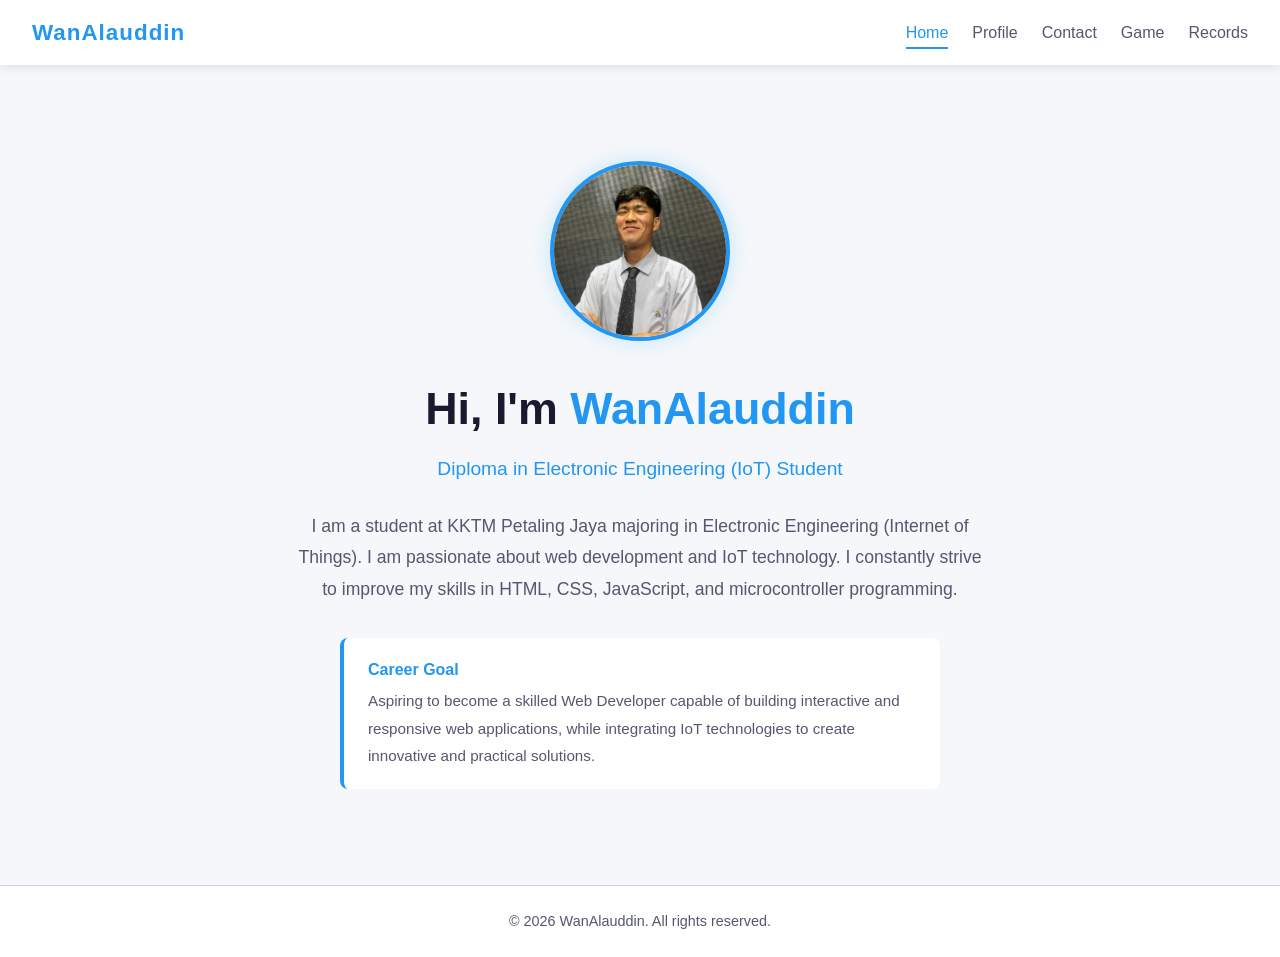
<file: index.html>
<!DOCTYPE html>
<html lang="en">
<head>
  <meta charset="UTF-8">
  <meta name="viewport" content="width=device-width, initial-scale=1.0">
  <title>WanAlauddin | Home</title>
  <link rel="stylesheet" href="css/style.css">
</head>
<body>
  <nav class="navbar">
    <div class="nav-logo">
      <a href="index.html">WanAlauddin</a>
    </div>
    <button class="hamburger" aria-label="Toggle navigation">
      <span></span>
      <span></span>
      <span></span>
    </button>
    <ul class="nav-links">
      <li><a href="index.html">Home</a></li>
      <li><a href="profile.html">Profile</a></li>
      <li><a href="contact.html">Contact</a></li>
      <li><a href="game.html">Game</a></li>
      <li><a href="records.html">Records</a></li>
    </ul>
  </nav>

  <main class="container">
    <section class="hero">
      <div class="profile-img-wrapper">
        <img src="images/profile.jpg" alt="WanAlauddin" class="profile-img">
      </div>
      <h1>Hi, I'm <span>WanAlauddin</span></h1>
      <p class="subtitle">Diploma in Electronic Engineering (IoT) Student</p>
      <p>
        I am a student at KKTM Petaling Jaya majoring in Electronic Engineering (Internet of Things).
        I am passionate about web development and IoT technology. I constantly strive to improve
        my skills in HTML, CSS, JavaScript, and microcontroller programming.
      </p>
      <div class="career-goal">
        <h3>Career Goal</h3>
        <p>
          Aspiring to become a skilled Web Developer capable of building interactive and
          responsive web applications, while integrating IoT technologies to create innovative
          and practical solutions.
        </p>
      </div>
    </section>
  </main>

  <footer>
    <p>&copy; 2026 WanAlauddin. All rights reserved.</p>
  </footer>

  <script src="js/main.js"></script>
</body>
</html>
</file>
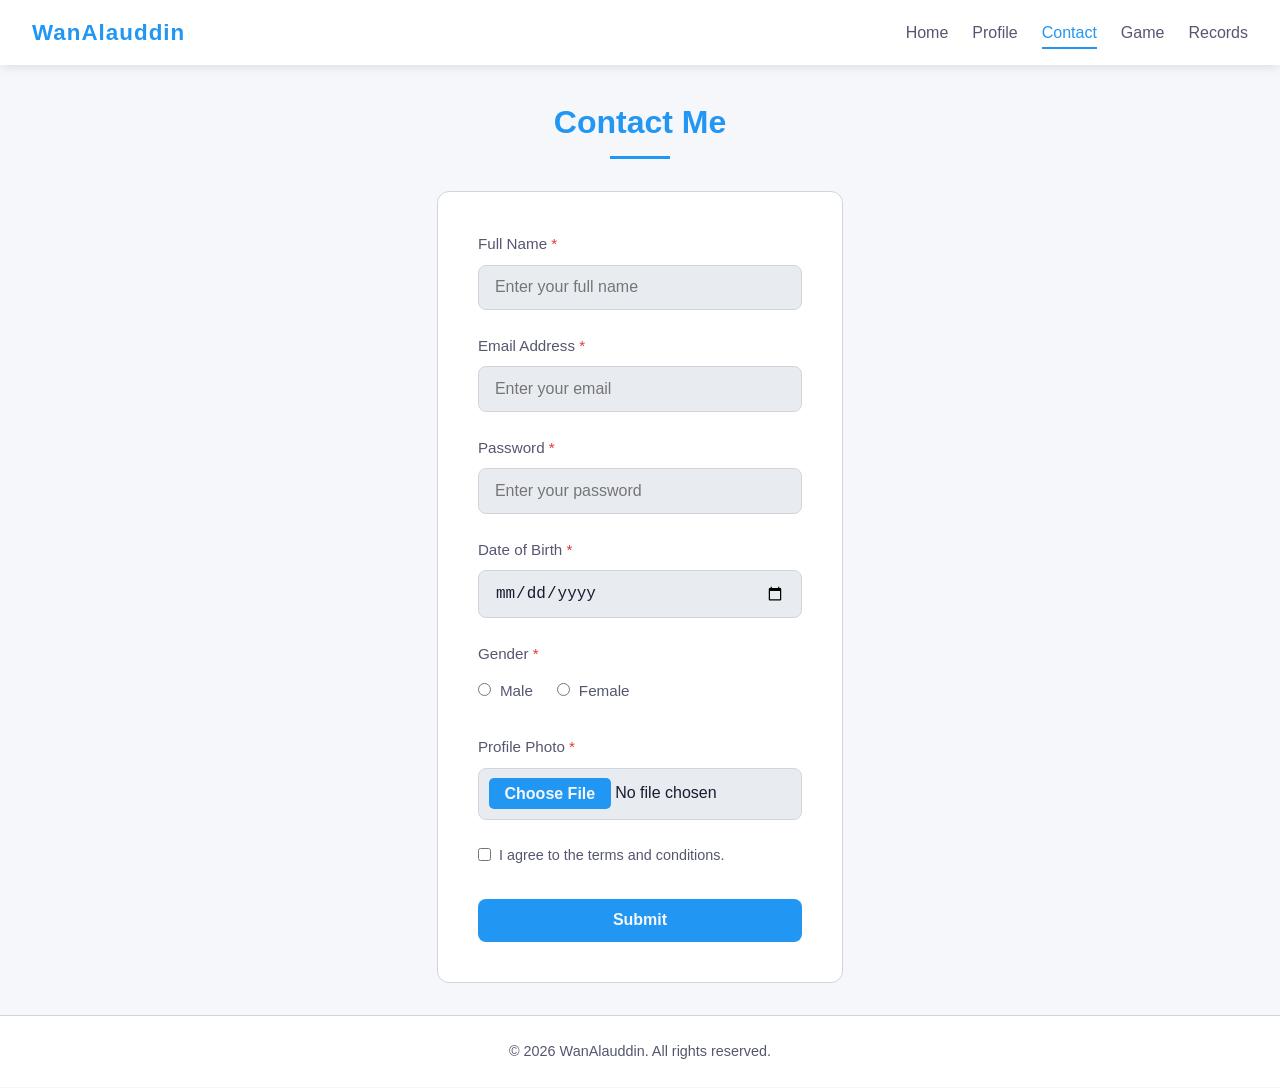
<file: contact.html>
<!DOCTYPE html>
<html lang="en">
<head>
  <meta charset="UTF-8">
  <meta name="viewport" content="width=device-width, initial-scale=1.0">
  <title>WanAlauddin | Contact</title>
  <link rel="stylesheet" href="css/style.css">
</head>
<body>
  <nav class="navbar">
    <div class="nav-logo">
      <a href="index.html">WanAlauddin</a>
    </div>
    <button class="hamburger" aria-label="Toggle navigation">
      <span></span>
      <span></span>
      <span></span>
    </button>
    <ul class="nav-links">
      <li><a href="index.html">Home</a></li>
      <li><a href="profile.html">Profile</a></li>
      <li><a href="contact.html">Contact</a></li>
      <li><a href="game.html">Game</a></li>
      <li><a href="records.html">Records</a></li>
    </ul>
  </nav>

  <main class="container">
    <h1 class="section-title">Contact Me</h1>

    <form class="contact-form" id="contactForm" novalidate>
      <div class="form-group">
        <label for="fullName" class="required">Full Name</label>
        <input type="text" id="fullName" placeholder="Enter your full name">
        <div class="error-message" id="fullNameError"></div>
      </div>

      <div class="form-group">
        <label for="email" class="required">Email Address</label>
        <input type="email" id="email" placeholder="Enter your email">
        <div class="error-message" id="emailError"></div>
      </div>

      <div class="form-group">
        <label for="password" class="required">Password</label>
        <input type="password" id="password" placeholder="Enter your password">
        <div class="error-message" id="passwordError"></div>
      </div>

      <div class="form-group">
        <label for="dob" class="required">Date of Birth</label>
        <input type="date" id="dob">
        <div class="error-message" id="dobError"></div>
      </div>

      <div class="form-group">
        <label class="required">Gender</label>
        <div class="radio-group">
          <label><input type="radio" name="gender" value="male"> Male</label>
          <label><input type="radio" name="gender" value="female"> Female</label>
        </div>
        <div class="error-message" id="genderError"></div>
      </div>

      <div class="form-group">
        <label for="photo" class="required">Profile Photo</label>
        <input type="file" id="photo" accept="image/jpeg,image/png,image/gif,image/webp">
        <div class="error-message" id="photoError"></div>
      </div>

      <div class="form-group">
        <div class="checkbox-group">
          <input type="checkbox" id="terms">
          <label for="terms">I agree to the terms and conditions.</label>
        </div>
        <div class="error-message" id="termsError"></div>
      </div>

      <button type="submit" class="btn">Submit</button>

      <div class="success-message" id="successMessage">
        <h3>Success!</h3>
        <p>Your information has been submitted. Thank you!</p>
      </div>
    </form>
  </main>

  <footer>
    <p>&copy; 2026 WanAlauddin. All rights reserved.</p>
  </footer>

  <script src="js/main.js"></script>
  <script src="js/validation.js"></script>
</body>
</html>
</file>
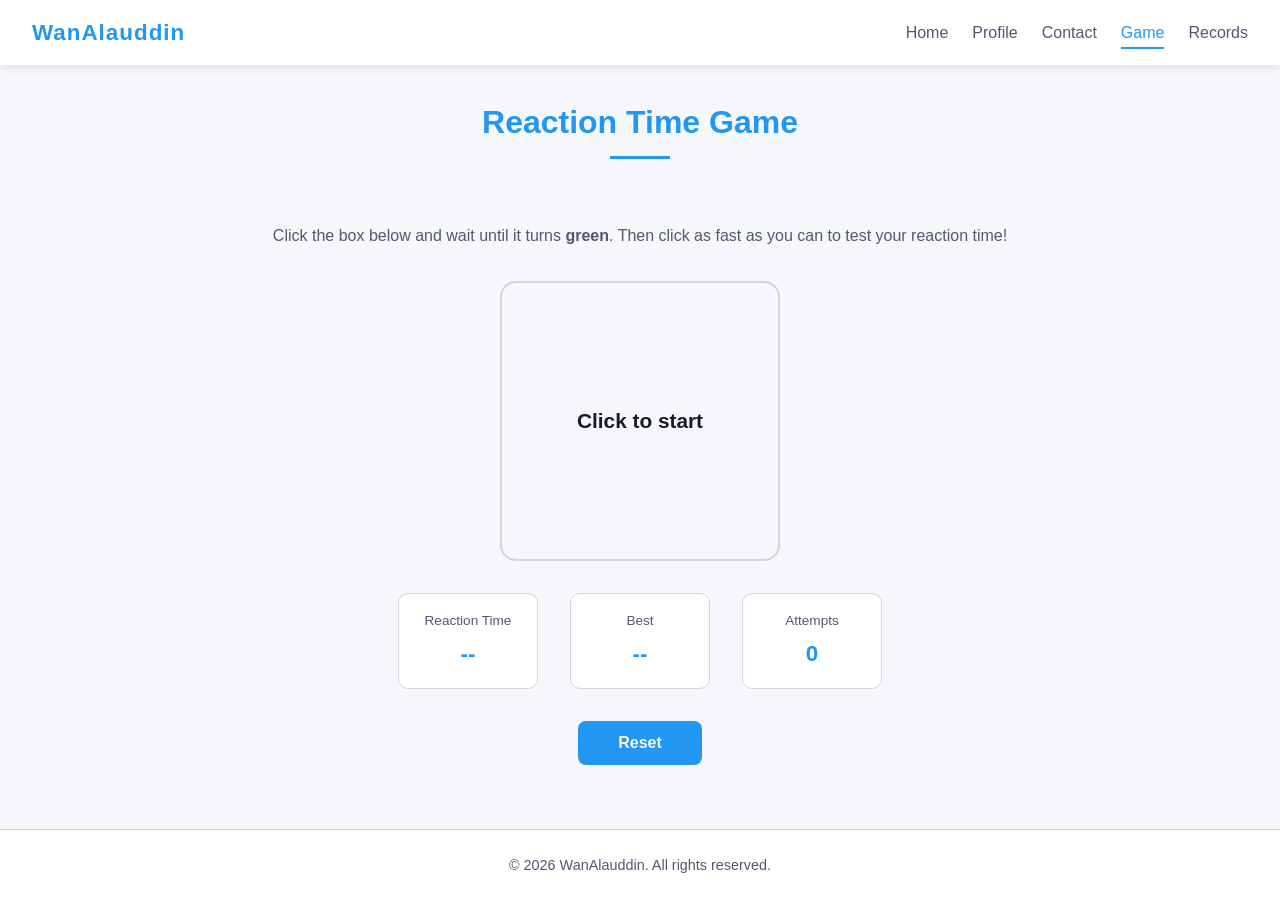
<file: game.html>
<!DOCTYPE html>
<html lang="en">
<head>
  <meta charset="UTF-8">
  <meta name="viewport" content="width=device-width, initial-scale=1.0">
  <title>WanAlauddin | Reaction Game</title>
  <link rel="stylesheet" href="css/style.css">
</head>
<body>
  <nav class="navbar">
    <div class="nav-logo">
      <a href="index.html">WanAlauddin</a>
    </div>
    <button class="hamburger" aria-label="Toggle navigation">
      <span></span>
      <span></span>
      <span></span>
    </button>
    <ul class="nav-links">
      <li><a href="index.html">Home</a></li>
      <li><a href="profile.html">Profile</a></li>
      <li><a href="contact.html">Contact</a></li>
      <li><a href="game.html">Game</a></li>
      <li><a href="records.html">Records</a></li>
    </ul>
  </nav>

  <main class="container">
    <h1 class="section-title">Reaction Time Game</h1>

    <div class="game-area">
      <p class="instructions">
        Click the box below and wait until it turns <strong>green</strong>.
        Then click as fast as you can to test your reaction time!
      </p>

      <div class="reaction-box" id="reactionBox">Click to start</div>

      <div class="game-stats">
        <div class="stat-card">
          <div class="label">Reaction Time</div>
          <div class="value" id="result">--</div>
        </div>
        <div class="stat-card">
          <div class="label">Best</div>
          <div class="value" id="best">--</div>
        </div>
        <div class="stat-card">
          <div class="label">Attempts</div>
          <div class="value" id="attempts">0</div>
        </div>
      </div>

      <button class="game-btn" id="resetBtn">Reset</button>
    </div>
  </main>

  <footer>
    <p>&copy; 2026 WanAlauddin. All rights reserved.</p>
  </footer>

  <script src="js/main.js"></script>
  <script src="js/game.js"></script>
</body>
</html>
</file>
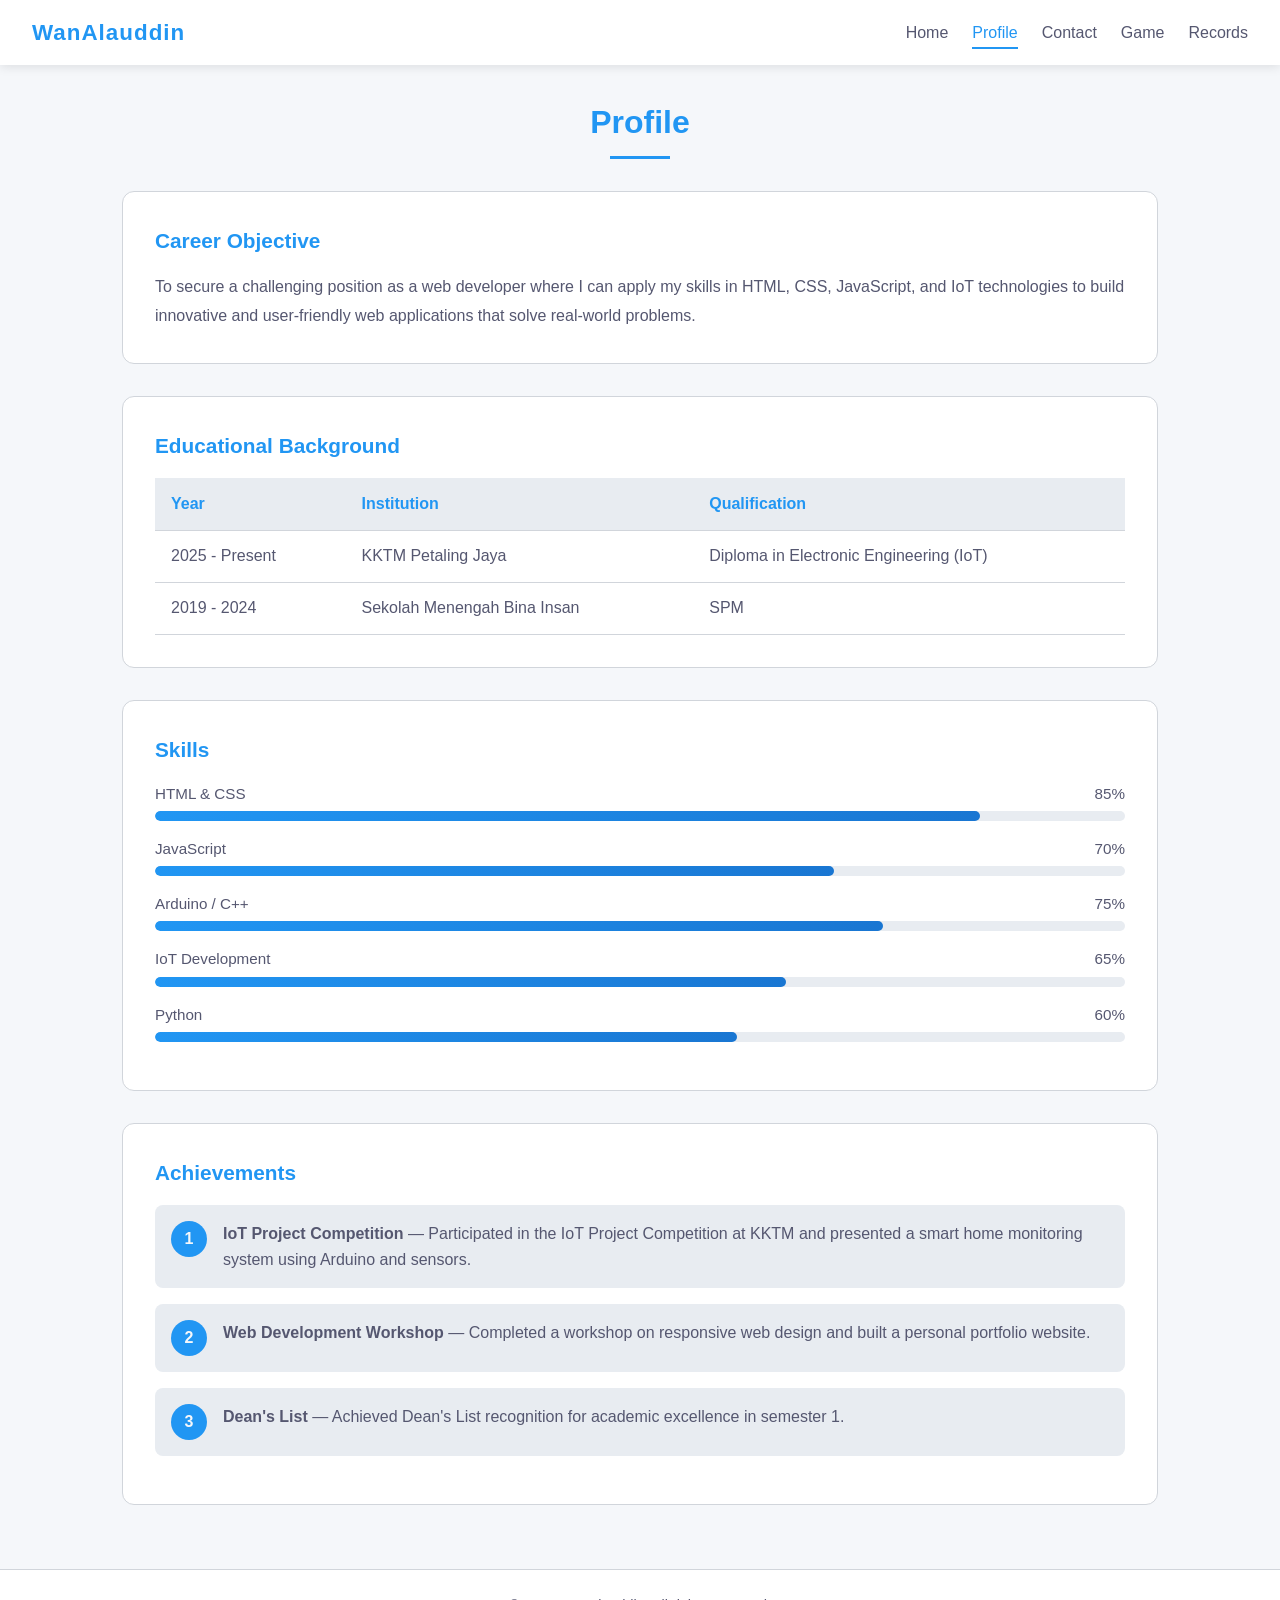
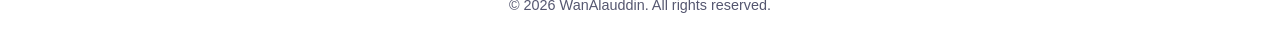
<file: profile.html>
<!DOCTYPE html>
<html lang="en">
<head>
  <meta charset="UTF-8">
  <meta name="viewport" content="width=device-width, initial-scale=1.0">
  <title>WanAlauddin | Profile</title>
  <link rel="stylesheet" href="css/style.css">
</head>
<body>
  <nav class="navbar">
    <div class="nav-logo">
      <a href="index.html">WanAlauddin</a>
    </div>
    <button class="hamburger" aria-label="Toggle navigation">
      <span></span>
      <span></span>
      <span></span>
    </button>
    <ul class="nav-links">
      <li><a href="index.html">Home</a></li>
      <li><a href="profile.html">Profile</a></li>
      <li><a href="contact.html">Contact</a></li>
      <li><a href="game.html">Game</a></li>
      <li><a href="records.html">Records</a></li>
    </ul>
  </nav>

  <main class="container">
    <h1 class="section-title">Profile</h1>

    <div class="card">
      <h2>Career Objective</h2>
      <p>
        To secure a challenging position as a web developer where I can apply
        my skills in HTML, CSS, JavaScript, and IoT technologies to build
        innovative and user-friendly web applications that solve real-world problems.
      </p>
    </div>

    <div class="card">
      <h2>Educational Background</h2>
      <table class="profile-table">
        <thead>
          <tr>
            <th>Year</th>
            <th>Institution</th>
            <th>Qualification</th>
          </tr>
        </thead>
        <tbody>
          <tr>
            <td>2025 - Present</td>
            <td>KKTM Petaling Jaya</td>
            <td>Diploma in Electronic Engineering (IoT)</td>
          </tr>
          <tr>
            <td>2019 - 2024</td>
            <td>Sekolah Menengah Bina Insan</td>
            <td>SPM</td>
          </tr>
        </tbody>
      </table>
    </div>

    <div class="card">
      <h2>Skills</h2>
      <div class="skill-item">
        <div class="skill-name">
          <span>HTML &amp; CSS</span>
          <span>85%</span>
        </div>
        <div class="skill-bar">
          <div class="fill" style="width: 85%;"></div>
        </div>
      </div>
      <div class="skill-item">
        <div class="skill-name">
          <span>JavaScript</span>
          <span>70%</span>
        </div>
        <div class="skill-bar">
          <div class="fill" style="width: 70%;"></div>
        </div>
      </div>
      <div class="skill-item">
        <div class="skill-name">
          <span>Arduino / C++</span>
          <span>75%</span>
        </div>
        <div class="skill-bar">
          <div class="fill" style="width: 75%;"></div>
        </div>
      </div>
      <div class="skill-item">
        <div class="skill-name">
          <span>IoT Development</span>
          <span>65%</span>
        </div>
        <div class="skill-bar">
          <div class="fill" style="width: 65%;"></div>
        </div>
      </div>
      <div class="skill-item">
        <div class="skill-name">
          <span>Python</span>
          <span>60%</span>
        </div>
        <div class="skill-bar">
          <div class="fill" style="width: 60%;"></div>
        </div>
      </div>
    </div>

    <div class="card">
      <h2>Achievements</h2>
      <div class="achievement-item">
        <div class="icon">1</div>
        <p><strong>IoT Project Competition</strong> — Participated in the IoT Project Competition at KKTM and presented a smart home monitoring system using Arduino and sensors.</p>
      </div>
      <div class="achievement-item">
        <div class="icon">2</div>
        <p><strong>Web Development Workshop</strong> — Completed a workshop on responsive web design and built a personal portfolio website.</p>
      </div>
      <div class="achievement-item">
        <div class="icon">3</div>
        <p><strong>Dean's List</strong> — Achieved Dean's List recognition for academic excellence in semester 1.</p>
      </div>
    </div>
  </main>

  <footer>
    <p>&copy; 2026 WanAlauddin. All rights reserved.</p>
  </footer>

  <script src="js/main.js"></script>
</body>
</html>
</file>
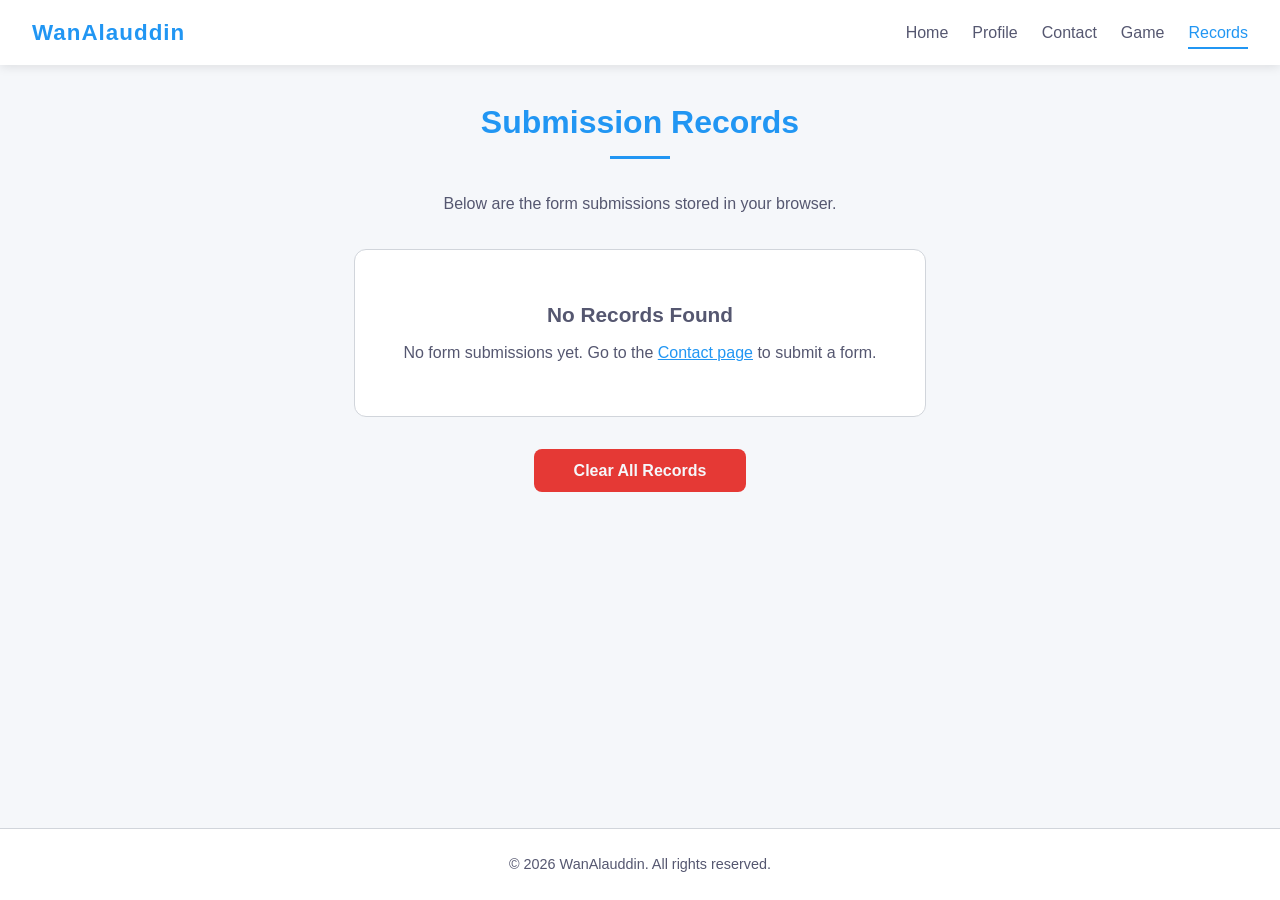
<file: records.html>
<!DOCTYPE html>
<html lang="en">
<head>
  <meta charset="UTF-8">
  <meta name="viewport" content="width=device-width, initial-scale=1.0">
  <title>WanAlauddin | Records</title>
  <link rel="stylesheet" href="css/style.css">
</head>
<body>
  <nav class="navbar">
    <div class="nav-logo">
      <a href="index.html">WanAlauddin</a>
    </div>
    <button class="hamburger" aria-label="Toggle navigation">
      <span></span>
      <span></span>
      <span></span>
    </button>
    <ul class="nav-links">
      <li><a href="index.html">Home</a></li>
      <li><a href="profile.html">Profile</a></li>
      <li><a href="contact.html">Contact</a></li>
      <li><a href="game.html">Game</a></li>
      <li><a href="records.html">Records</a></li>
    </ul>
  </nav>

  <main class="container">
    <h1 class="section-title">Submission Records</h1>
    <p style="text-align:center;color:var(--text-secondary);margin-bottom:2rem;">
      Below are the form submissions stored in your browser.
    </p>

    <div id="recordsContainer">
      <div style="text-align:center;padding:3rem;color:var(--text-secondary);">
        Loading records...
      </div>
    </div>

    <div style="text-align:center;margin-top:1.5rem;">
      <button class="btn" id="clearAllBtn" style="width:auto;padding:0.8rem 2.5rem;background-color:var(--error);">Clear All Records</button>
    </div>
  </main>

  <footer>
    <p>&copy; 2026 WanAlauddin. All rights reserved.</p>
  </footer>

  <script src="js/main.js"></script>
  <script src="js/records.js"></script>
</body>
</html>
</file>
<file: css/style.css>
:root {
  --bg-primary: #f5f7fa;
  --bg-secondary: #e8ecf1;
  --bg-card: #ffffff;
  --text-primary: #1a1a2e;
  --text-secondary: #555770;
  --accent: #2196f3;
  --accent-hover: #1976d2;
  --success: #4caf50;
  --error: #e53935;
  --border: #d1d5db;
  --nav-bg: #ffffff;
  --shadow: 0 2px 10px rgba(0, 0, 0, 0.1);
}

* {
  margin: 0;
  padding: 0;
  box-sizing: border-box;
}

html {
  scroll-behavior: smooth;
}

body {
  font-family: 'Segoe UI', Tahoma, Geneva, Verdana, sans-serif;
  background-color: var(--bg-primary);
  color: var(--text-primary);
  line-height: 1.6;
  min-height: 100vh;
  display: flex;
  flex-direction: column;
}

/* ========== NAVBAR ========== */
.navbar {
  background-color: var(--nav-bg);
  padding: 0 2rem;
  display: flex;
  justify-content: space-between;
  align-items: center;
  height: 65px;
  position: sticky;
  top: 0;
  z-index: 1000;
  box-shadow: var(--shadow);
}

.nav-logo a {
  color: var(--accent);
  font-size: 1.4rem;
  font-weight: 700;
  text-decoration: none;
  letter-spacing: 1px;
}

.nav-links {
  list-style: none;
  display: flex;
  gap: 1.5rem;
}

.nav-links li a {
  color: var(--text-secondary);
  text-decoration: none;
  font-size: 1rem;
  font-weight: 500;
  padding: 0.5rem 0;
  transition: color 0.3s ease;
  position: relative;
}

.nav-links li a::after {
  content: '';
  position: absolute;
  bottom: 0;
  left: 0;
  width: 0;
  height: 2px;
  background-color: var(--accent);
  transition: width 0.3s ease;
}

.nav-links li a:hover,
.nav-links li a.active {
  color: var(--accent);
}

.nav-links li a:hover::after,
.nav-links li a.active::after {
  width: 100%;
}

.hamburger {
  display: none;
  flex-direction: column;
  cursor: pointer;
  background: none;
  border: none;
  padding: 5px;
}

.hamburger span {
  display: block;
  width: 25px;
  height: 3px;
  background-color: var(--text-primary);
  margin: 3px 0;
  border-radius: 3px;
  transition: all 0.3s ease;
}

/* ========== MAIN CONTENT ========== */
.container {
  max-width: 1100px;
  margin: 0 auto;
  padding: 2rem;
  flex: 1;
}

.section-title {
  font-size: 2rem;
  font-weight: 700;
  margin-bottom: 2rem;
  color: var(--accent);
  text-align: center;
  position: relative;
}

.section-title::after {
  content: '';
  display: block;
  width: 60px;
  height: 3px;
  background-color: var(--accent);
  margin: 0.5rem auto 0;
}

/* ========== HERO SECTION (Home) ========== */
.hero {
  text-align: center;
  padding: 4rem 0;
}

.profile-img-wrapper {
  margin-bottom: 1.5rem;
}

.profile-img {
  width: 180px;
  height: 180px;
  border-radius: 50%;
  object-fit: cover;
  border: 4px solid var(--accent);
  box-shadow: 0 0 20px rgba(79, 195, 247, 0.3);
}

.hero h1 {
  font-size: 2.8rem;
  font-weight: 700;
  margin-bottom: 0.5rem;
  color: var(--text-primary);
}

.hero h1 span {
  color: var(--accent);
}

.hero .subtitle {
  font-size: 1.2rem;
  color: var(--accent);
  margin-bottom: 1.5rem;
  font-weight: 500;
}

.hero p {
  font-size: 1.1rem;
  color: var(--text-secondary);
  max-width: 700px;
  margin: 0 auto 2rem;
  line-height: 1.8;
}

.hero .career-goal {
  background-color: var(--bg-card);
  border-left: 4px solid var(--accent);
  padding: 1.2rem 1.5rem;
  border-radius: 8px;
  max-width: 600px;
  margin: 0 auto;
  text-align: left;
}

.hero .career-goal h3 {
  color: var(--accent);
  margin-bottom: 0.3rem;
  font-size: 1rem;
}

.hero .career-goal p {
  font-size: 0.95rem;
  margin: 0;
}

/* ========== PROFILE PAGE ========== */
.card {
  background-color: var(--bg-card);
  border-radius: 12px;
  padding: 2rem;
  margin-bottom: 2rem;
  border: 1px solid var(--border);
}

.card h2 {
  color: var(--accent);
  margin-bottom: 1rem;
  font-size: 1.3rem;
}

.card p {
  color: var(--text-secondary);
  line-height: 1.8;
}

/* Table styling */
.profile-table {
  width: 100%;
  border-collapse: collapse;
  margin-top: 0.5rem;
}

.profile-table th,
.profile-table td {
  padding: 0.8rem 1rem;
  text-align: left;
  border-bottom: 1px solid var(--border);
}

.profile-table th {
  background-color: var(--bg-secondary);
  color: var(--accent);
  font-weight: 600;
}

.profile-table td {
  color: var(--text-secondary);
}

.profile-table tr:hover td {
  background-color: rgba(79, 195, 247, 0.05);
}

/* Skills bars */
.skill-item {
  margin-bottom: 1rem;
}

.skill-item .skill-name {
  display: flex;
  justify-content: space-between;
  margin-bottom: 0.3rem;
  color: var(--text-secondary);
  font-size: 0.95rem;
}

.skill-bar {
  width: 100%;
  height: 10px;
  background-color: var(--bg-secondary);
  border-radius: 5px;
  overflow: hidden;
}

.skill-bar .fill {
  height: 100%;
  background: linear-gradient(90deg, var(--accent), var(--accent-hover));
  border-radius: 5px;
  transition: width 1s ease;
}

/* Achievements */
.achievement-item {
  display: flex;
  align-items: flex-start;
  gap: 1rem;
  margin-bottom: 1rem;
  padding: 1rem;
  background-color: var(--bg-secondary);
  border-radius: 8px;
}

.achievement-item .icon {
  background-color: var(--accent);
  color: var(--bg-primary);
  width: 36px;
  height: 36px;
  border-radius: 50%;
  display: flex;
  align-items: center;
  justify-content: center;
  font-weight: 700;
  flex-shrink: 0;
}

.achievement-item p {
  color: var(--text-secondary);
  line-height: 1.6;
}

/* ========== CONTACT FORM ========== */
.contact-form {
  max-width: 600px;
  margin: 0 auto;
  background-color: var(--bg-card);
  padding: 2.5rem;
  border-radius: 12px;
  border: 1px solid var(--border);
}

.form-group {
  margin-bottom: 1.5rem;
}

.form-group label {
  display: block;
  margin-bottom: 0.5rem;
  color: var(--text-secondary);
  font-weight: 500;
  font-size: 0.95rem;
}

.form-group label.required::after {
  content: ' *';
  color: var(--error);
}

.form-group input,
.form-group select {
  width: 100%;
  padding: 0.8rem 1rem;
  background-color: var(--bg-secondary);
  border: 1px solid var(--border);
  border-radius: 8px;
  color: var(--text-primary);
  font-size: 1rem;
  transition: border-color 0.3s ease;
  outline: none;
}

.form-group input:focus,
.form-group select:focus {
  border-color: var(--accent);
}

.form-group input.error,
.form-group select.error {
  border-color: var(--error);
}

.form-group .error-message {
  color: var(--error);
  font-size: 0.85rem;
  margin-top: 0.3rem;
  display: none;
}

.form-group .error-message.show {
  display: block;
}

.form-group input[type="file"] {
  padding: 0.6rem;
  background-color: var(--bg-secondary);
}

.form-group input[type="file"]::file-selector-button {
  background-color: var(--accent);
  color: var(--bg-primary);
  border: none;
  padding: 0.4rem 1rem;
  border-radius: 5px;
  cursor: pointer;
  font-weight: 600;
  transition: background-color 0.3s ease;
}

.form-group input[type="file"]::file-selector-button:hover {
  background-color: var(--accent-hover);
}

.radio-group {
  display: flex;
  gap: 1.5rem;
  padding-top: 0.3rem;
}

.radio-group label {
  display: inline;
  color: var(--text-secondary);
  font-weight: 400;
}

.radio-group input[type="radio"] {
  width: auto;
  margin-right: 0.3rem;
  accent-color: var(--accent);
}

.checkbox-group {
  display: flex;
  align-items: flex-start;
  gap: 0.5rem;
}

.checkbox-group input[type="checkbox"] {
  width: auto;
  margin-top: 0.3rem;
  accent-color: var(--accent);
}

.checkbox-group label {
  display: inline;
  font-weight: 400;
  font-size: 0.9rem;
}

.btn {
  background-color: var(--accent);
  color: var(--bg-primary);
  border: none;
  padding: 0.8rem 2rem;
  font-size: 1rem;
  font-weight: 600;
  border-radius: 8px;
  cursor: pointer;
  transition: background-color 0.3s ease, transform 0.2s ease;
  width: 100%;
}

.btn:hover {
  background-color: var(--accent-hover);
  transform: translateY(-1px);
}

.btn:active {
  transform: translateY(0);
}

.success-message {
  display: none;
  text-align: center;
  padding: 2rem;
  background-color: var(--bg-card);
  border: 1px solid var(--success);
  border-radius: 12px;
  margin-top: 1rem;
}

.success-message.show {
  display: block;
}

.success-message h3 {
  color: var(--success);
  margin-bottom: 0.5rem;
}

.success-message p {
  color: var(--text-secondary);
}

/* ========== GAME PAGE ========== */
.game-area {
  text-align: center;
  padding: 2rem 0;
}

.game-area .instructions {
  color: var(--text-secondary);
  margin-bottom: 2rem;
  font-size: 1rem;
}

.reaction-box {
  width: 280px;
  height: 280px;
  margin: 0 auto 2rem;
  border-radius: 16px;
  display: flex;
  align-items: center;
  justify-content: center;
  cursor: pointer;
  font-size: 1.3rem;
  font-weight: 600;
  transition: background-color 0.1s ease;
  user-select: none;
  border: 2px solid var(--border);
}

.reaction-box.waiting {
  background-color: #c62828;
  color: #ffffff;
}

.reaction-box.ready {
  background-color: #2e7d32;
  color: #ffffff;
  animation: pulse 0.8s infinite;
}

.reaction-box.early {
  background-color: #f57f17;
  color: #ffffff;
}

@keyframes pulse {
  0%, 100% { transform: scale(1); }
  50% { transform: scale(1.03); }
}

.game-stats {
  display: flex;
  justify-content: center;
  gap: 2rem;
  margin-bottom: 2rem;
  flex-wrap: wrap;
}

.stat-card {
  background-color: var(--bg-card);
  padding: 1rem 1.5rem;
  border-radius: 10px;
  border: 1px solid var(--border);
  min-width: 140px;
}

.stat-card .label {
  color: var(--text-secondary);
  font-size: 0.85rem;
  margin-bottom: 0.3rem;
}

.stat-card .value {
  color: var(--accent);
  font-size: 1.4rem;
  font-weight: 700;
}

.game-btn {
  background-color: var(--accent);
  color: var(--bg-primary);
  border: none;
  padding: 0.8rem 2.5rem;
  font-size: 1rem;
  font-weight: 600;
  border-radius: 8px;
  cursor: pointer;
  transition: background-color 0.3s ease;
}

.game-btn:hover {
  background-color: var(--accent-hover);
}

/* ========== RECORDS PAGE ========== */
.records-table {
  width: 100%;
  border-collapse: collapse;
  margin-top: 0.5rem;
  background-color: var(--bg-card);
  border-radius: 12px;
  overflow: hidden;
  border: 1px solid var(--border);
}

.records-table th,
.records-table td {
  padding: 0.8rem 1rem;
  text-align: left;
  border-bottom: 1px solid var(--border);
  font-size: 0.9rem;
}

.records-table th {
  background-color: var(--bg-secondary);
  color: var(--accent);
  font-weight: 600;
  white-space: nowrap;
}

.records-table td {
  color: var(--text-secondary);
}

.records-table tr:hover td {
  background-color: rgba(79, 195, 247, 0.05);
}

.records-table tr:last-child td {
  border-bottom: none;
}

/* ========== FOOTER ========== */
footer {
  text-align: center;
  padding: 1.5rem;
  background-color: var(--nav-bg);
  color: var(--text-secondary);
  font-size: 0.9rem;
  margin-top: auto;
  border-top: 1px solid var(--border);
}

/* ========== RESPONSIVE ========== */
@media (max-width: 768px) {
  .hamburger {
    display: flex;
  }

  .nav-links {
    position: absolute;
    top: 65px;
    left: 0;
    right: 0;
    background-color: var(--nav-bg);
    flex-direction: column;
    padding: 1rem 0;
    gap: 0;
    display: none;
    box-shadow: var(--shadow);
    border-top: 1px solid var(--border);
  }

  .nav-links.active {
    display: flex;
  }

  .nav-links li {
    text-align: center;
  }

  .nav-links li a {
    display: block;
    padding: 0.8rem 2rem;
  }

  .nav-links li a::after {
    display: none;
  }

  .nav-links li a:hover,
  .nav-links li a.active {
    background-color: rgba(79, 195, 247, 0.1);
  }

  .container {
    padding: 1rem;
  }

  .hero h1 {
    font-size: 2rem;
  }

  .hero .subtitle {
    font-size: 1rem;
  }

  .hero p {
    font-size: 0.95rem;
  }

  .section-title {
    font-size: 1.5rem;
  }

  .contact-form {
    padding: 1.5rem;
  }

  .reaction-box {
    width: 200px;
    height: 200px;
    font-size: 1rem;
  }

  .game-stats {
    gap: 1rem;
  }

  .stat-card {
    min-width: 110px;
    padding: 0.8rem 1rem;
  }

  .profile-table th,
  .profile-table td {
    padding: 0.5rem;
    font-size: 0.85rem;
  }

  .card {
    padding: 1.2rem;
  }

  .achievement-item {
    flex-direction: column;
  }
}

@media (max-width: 480px) {
  .hero h1 {
    font-size: 1.6rem;
  }

  .reaction-box {
    width: 160px;
    height: 160px;
    font-size: 0.9rem;
  }

  .radio-group {
    flex-direction: column;
    gap: 0.5rem;
  }
}
</file>
